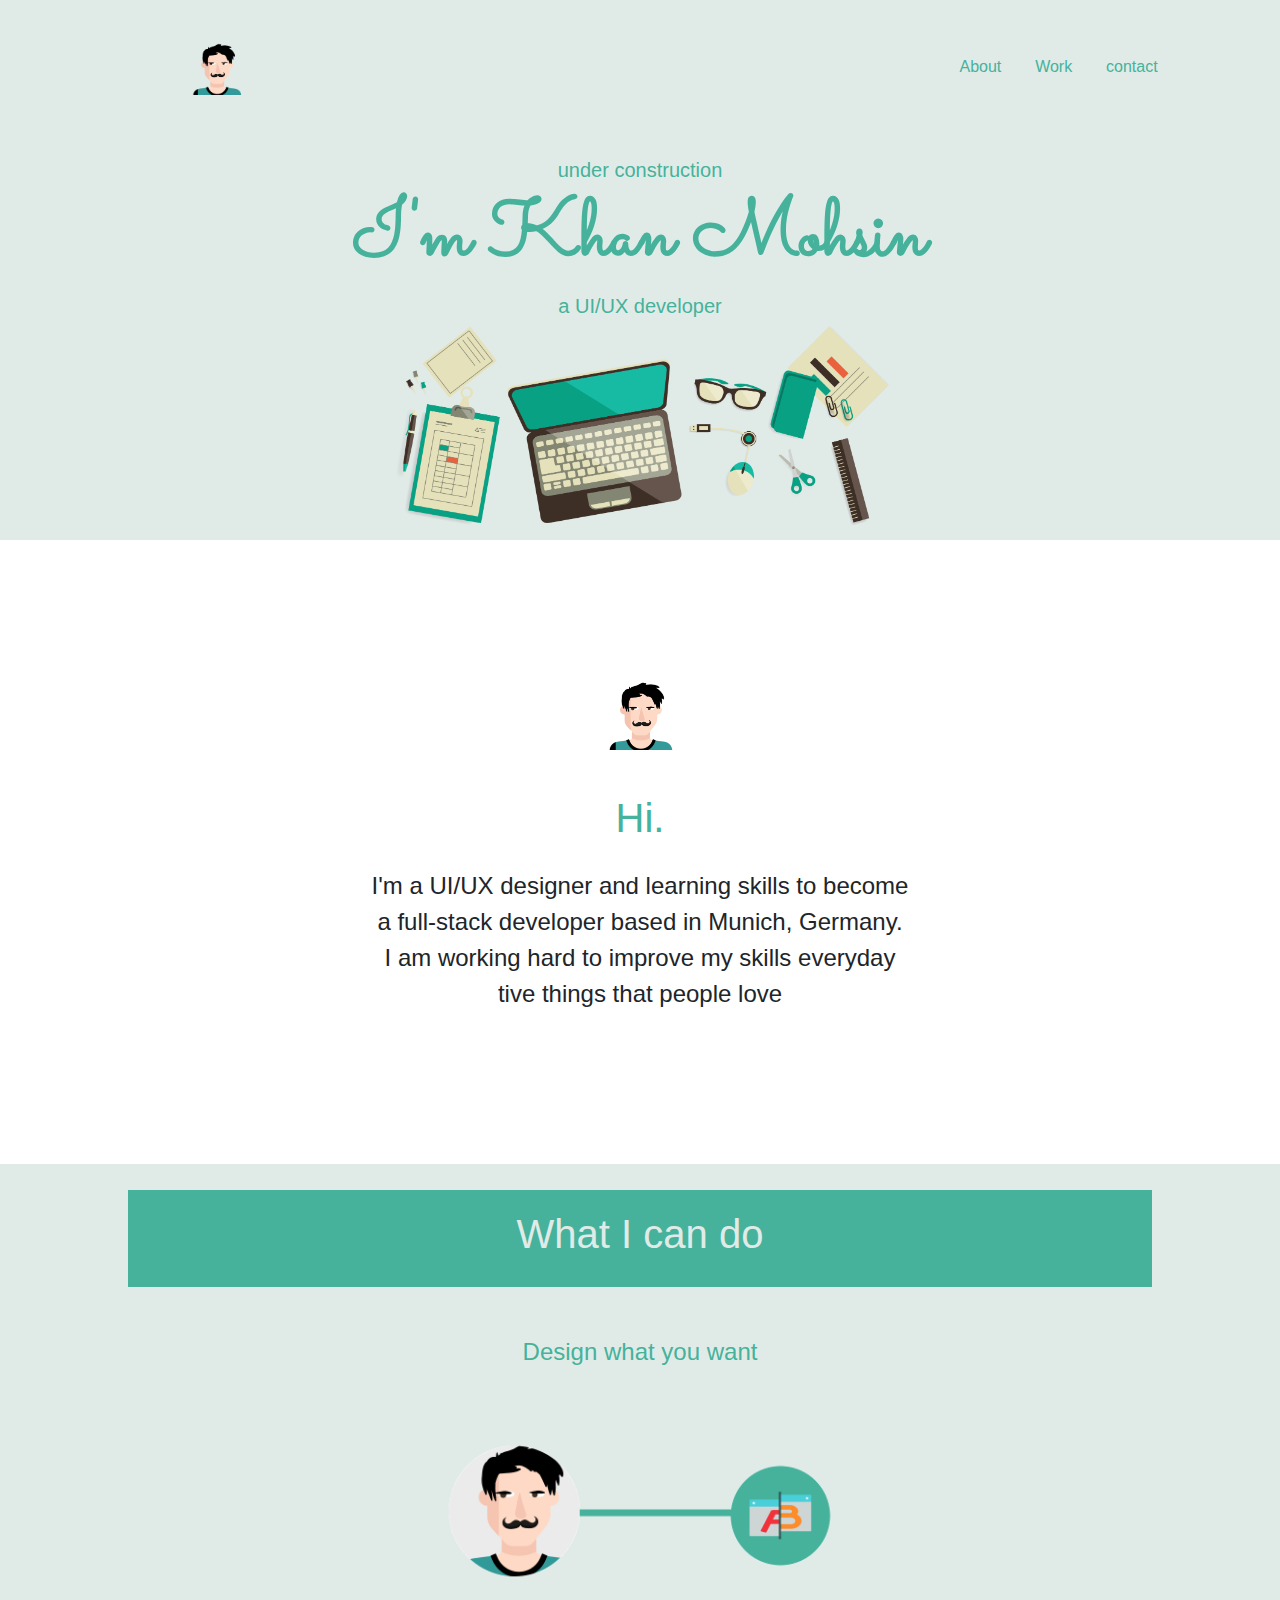
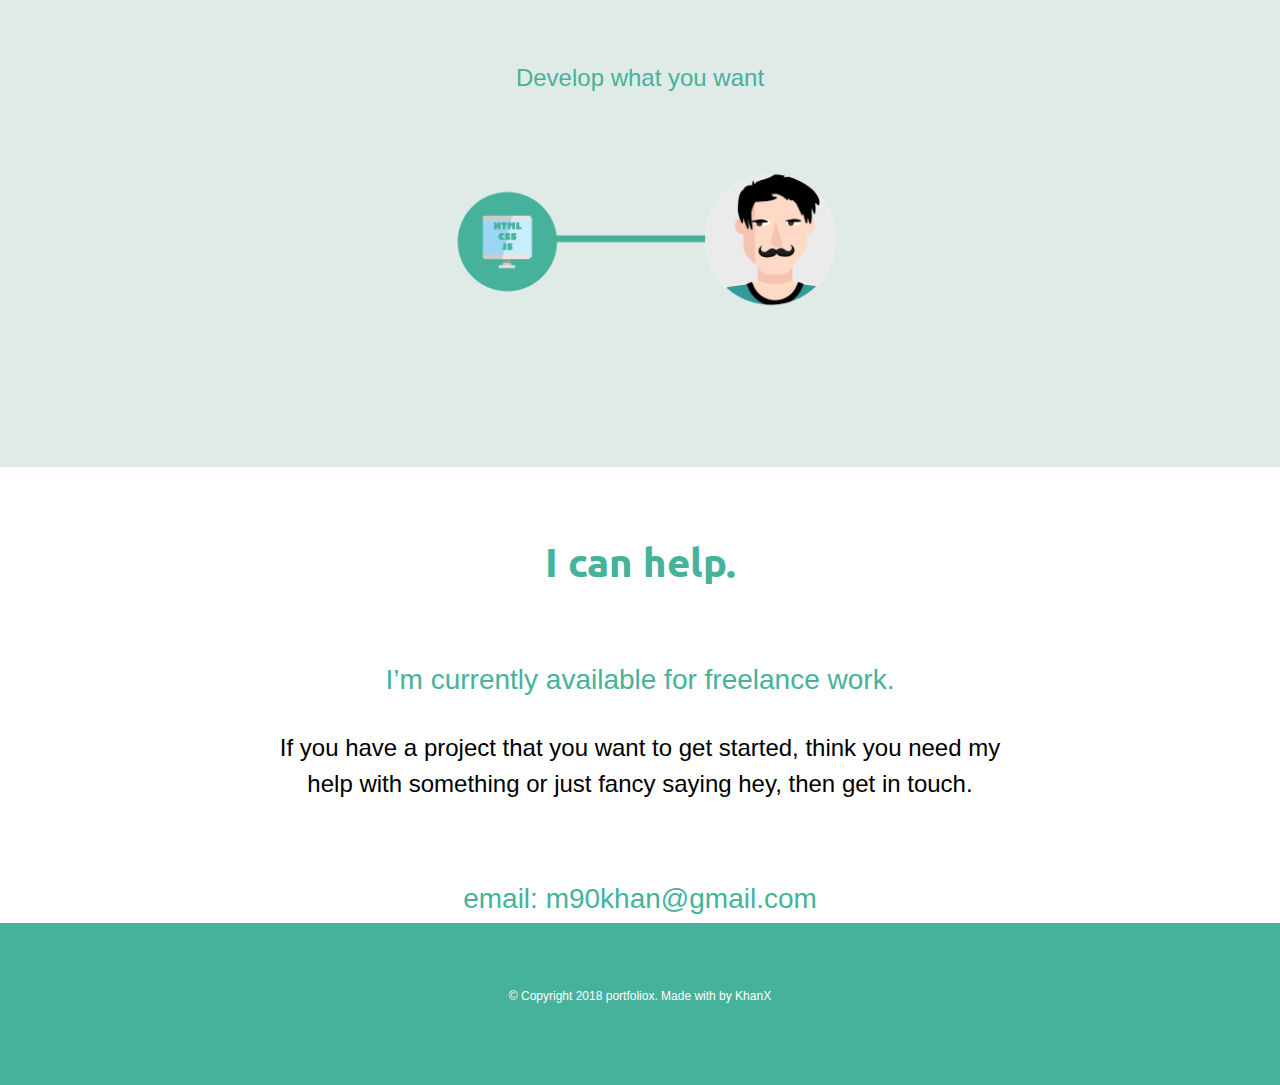
<file: index.html>
<!DOCTYPE html>
<html>

<head>
  <meta charset="utf-8">
  <link rel="icon" href="images/logo-k.png">
  <title class="title-color">Khan Mohsin</title>
  <link rel="stylesheet" href="css/styles.css">
  <!-- Bootstrap CSS -->
  <link rel="stylesheet" href="https://maxcdn.bootstrapcdn.com/bootstrap/4.0.0/css/bootstrap.min.css" integrity="sha384-Gn5384xqQ1aoWXA+058RXPxPg6fy4IWvTNh0E263XmFcJlSAwiGgFAW/dAiS6JXm" crossorigin="anonymous">
  <link href="https://fonts.googleapis.com/css?family=Montserrat|Montserrat+Subrayada|Ubuntu|Sacramento" rel="stylesheet">
  <!-- font awesome -->
  <link rel="stylesheet" href="https://use.fontawesome.com/releases/v5.6.3/css/all.css" integrity="sha384-UHRtZLI+pbxtHCWp1t77Bi1L4ZtiqrqD80Kn4Z8NTSRyMA2Fd33n5dQ8lWUE00s/" crossorigin="anonymous">
  <!-- Optional JavaScript -->
  <!-- jQuery first, then Popper.js, then Bootstrap JS -->
  <script src="https://code.jquery.com/jquery-3.2.1.slim.min.js" integrity="sha384-KJ3o2DKtIkvYIK3UENzmM7KCkRr/rE9/Qpg6aAZGJwFDMVNA/GpGFF93hXpG5KkN" crossorigin="anonymous"></script>
  <script src="https://cdnjs.cloudflare.com/ajax/libs/popper.js/1.12.9/umd/popper.min.js" integrity="sha384-ApNbgh9B+Y1QKtv3Rn7W3mgPxhU9K/ScQsAP7hUibX39j7fakFPskvXusvfa0b4Q" crossorigin="anonymous"></script>
  <script src="https://maxcdn.bootstrapcdn.com/bootstrap/4.0.0/js/bootstrap.min.js" integrity="sha384-JZR6Spejh4U02d8jOt6vLEHfe/JQGiRRSQQxSfFWpi1MquVdAyjUar5+76PVCmYl" crossorigin="anonymous"></script>
</head>

<body>

  <section id="title">
    <div class="container-fluid">
      <!-- Nav Bar -->
      <nav class="navbar navbar-expand-lg navbar-dark navbar-background">
        <a class="navbar-brand" href="#"><img src="images/logo-k.png" class="logo-res" /></a>
        <button class="navbar-toggler" type="button" data-toggle="collapse" data-target="#navbarTogglerDemo02" aria-controls="navbarTogglerDemo02" aria-expanded="false" aria-label="Toggle navigation">
          <span class="navbar-toggler-icon"></span>
        </button>
        <div class="collapse navbar-collapse justify-content-end" id="navbarTogglerDemo02">
          <ul class="navbar-nav  ml-auto" >

            <li class="nav-item">
              <a class="nav-link" href="#footer">About</a>
            </li>
            <li class="nav-item">
              <a class="nav-link" href="work.html">Work</a>
            </li>
            <li class="nav-item">
              <a class="nav-link" href="#cta">contact</a>
            </li>
        </div>
      </nav>

      <!-- Title -->
      <div class="header-padding row align-data">
        <div class="col-lg-12 align-data">
          <h5>
under construction          </h5>
          <h1 class="header-h1">I'm Khan Mohsin</h1>
          <h5>
            a UI/UX developer
          </h5>
        </div>
        <div class="col-lg-12">
          <img src="images/516.png" alt=""  class="image-padding">
<!-- <img class="plane-fixed" src="images/plain.gif" alt="" />
          <img src="images/iphone62.png" class="title-image"alt="iphone-mockup"> -->
        </div>
      </div>
    </div>
  </section>

  <!-- Intro -->
  <section id="features">
<div class="row">
  <div class="col-lg-12 feature-box">
<img src="images/logo-k.png" alt="Khan" class="intro-image">
<h1 class="heading-2-main">Hi.</h1>
<p class="intro-text">I'm a UI/UX designer and learning skills to become a full-stack developer based in Munich, Germany. I am working hard to improve my skills everyday  tive things that people love</p>
</div>
  </section>

  <!-- skills-->
  <section id="title">
<div class="col-lg-12 skills-background">
  <h1 class="heading-2">What I can do</h1>
</div>
<div class="skills-do">
  <h4>Design what you want</h4>
      <img src="images/design.gif" alt="" class="image-size">
      <h4>Develop what you want</h4>
      <img src="images/develop.gif" alt="" class="image-size">
</div>
  </div>
  <div class="skills-do">

  </div>
    </div>
  </section>
  <!-- Pricing -->

  <section id="title" class="text-center">


  </section>


  <!-- Call to Action -->

  <section id="cta">
    <div class="contact-me">
        <h3 class="cta-h3 skills-do">I can help.</h3>
        <h3 class="skills-do">I’m currently available for freelance work.</h3>
        <p class="intro-text">If you have a project that you want to get started, think you need my help with something or just fancy saying hey, then get in touch.</p>
        <h3 class="skills-do">email: m90khan@gmail.com</h3>

      </div>
  </section>


  <!-- Footer -->

  <footer id="footer">
    <p class="footer-text">© Copyright 2018 portfoliox. Made with <i class="fab fa-gratipay fa-color"> </i> by KhanX </p>

  </footer>


</body>

</html>
</file>
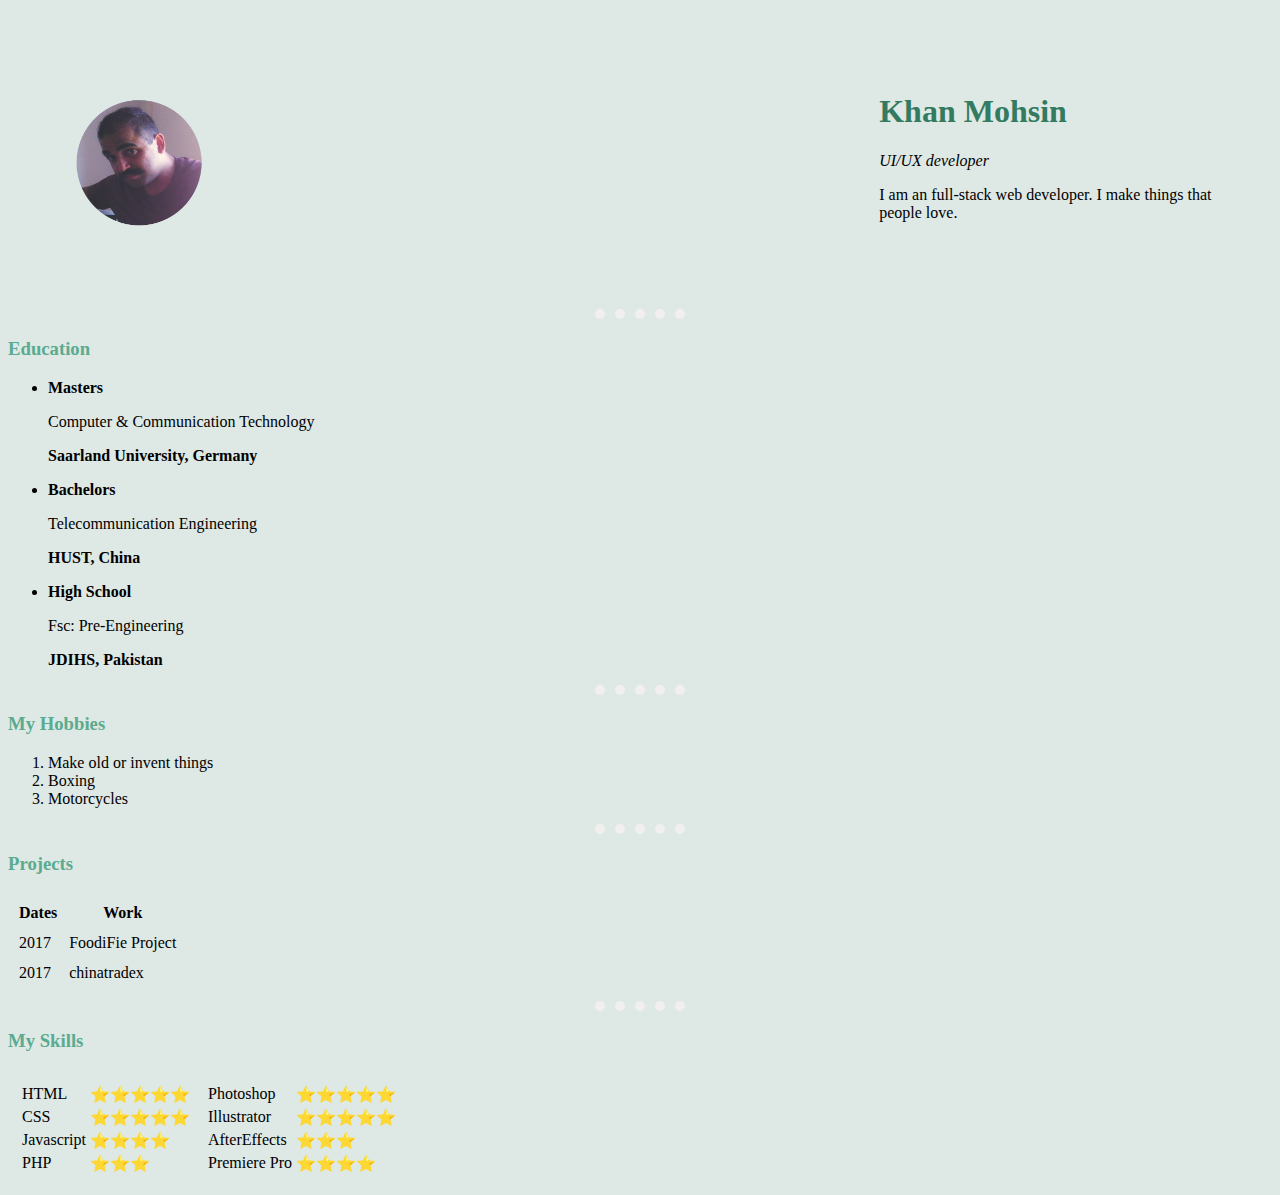
<file: cv.html>
<!DOCTYPE html>
<html lang=" " dir="ltr">

<head>
  <meta charset="utf-8">
  <title>Khan's Personal Site</title>
<link rel="stylesheet" href="css/cv.css">

</head>

<body>
  <table cellspacing="20">
    <tr>
      <td><img src="images/profile.png" alt="Khan Profile Picture" class="profile-image">
      </td>
      <td>
        <h1>Khan Mohsin</h1>
        <p><em>UI/UX developer </em></p>
        <p>I am an full-stack web developer. I make things that people love. </p>
      </td>
    </tr>
  </table>

  <hr>
  <h3>Education</h3>
  <ul>
    <li><strong>Masters</strong></li>
    <p>Computer & Communication Technology</p>
    <p><strong>Saarland University, Germany</strong></p>
    <li><strong>Bachelors</strong></li>
    <p>Telecommunication Engineering</p>
    <p><strong>HUST, China</strong></p>
    <li><strong>High School</strong></li>
    <p>Fsc: Pre-Engineering</p>
    <p><strong>JDIHS, Pakistan</strong></p>
  </ul>
  <hr>
  <h3>My Hobbies</h3>
  <ol>
    <li>Make old or invent things</li>
    <li>Boxing</li>
    <li>Motorcycles</li>
  </ol>
  <hr>
  <h3>Projects</h3>

  <table cellspacing= "10">
    <thead>
      <tr>
        <th>Dates</th>
        <th>Work</th>
      </tr>
    </thead>
    <tbody>
      <tr>
        <td>2017</td>
        <td>FoodiFie Project</td>
      </tr>
      <tr>
        <td>2017</td>
        <td>chinatradex</td>
      </tr>
    </tbody>

    <tfoot>

    </tfoot>
  </table>
  <hr>
  <h3>My Skills</h3>
  <table cellspacing= "10">
    <tr>
      <td>
        <table>
          <tr>
            <td>HTML</td>
            <td>⭐️⭐️⭐️⭐️⭐️</td>
          </tr>
          <tr>
            <td>CSS</td>
            <td>⭐️⭐️⭐️⭐️⭐️</td>
          </tr>
          <tr>
            <td>Javascript</td>
            <td>⭐️⭐️⭐️⭐️</td>
          </tr>
          <tr>
            <td>PHP</td>
            <td>⭐️⭐️⭐️</td>
          </tr>
        </table>

      </td>
  <td>
    <table>

      <tr>
        <td>Photoshop</td>
        <td>⭐️⭐️⭐️⭐️⭐️</td>
      </tr>
      <tr>
        <td>Illustrator</td>
        <td>⭐️⭐️⭐️⭐️⭐️</td>
      </tr>
      <tr>
        <td>AfterEffects</td>
        <td>⭐️⭐️⭐️</td>
      </tr>
      <tr>
        <td>Premiere Pro</td>
        <td>⭐️⭐️⭐️⭐️</td>
      </tr>
    </table>
  </td>
  </table>

</body>

</html>
</file>
<file: css/styles.css>
#title{
  background-color: #E0EBE8;
  text-align: center;
padding: 2% 10% 0;
  }

.nav-item{
  padding: 0 5%;

}
.navbar-brand{
  width:12%;

}
.align-data, .nav-link, .skills-do, .heading-2-main, .breakme {
  color: #46B29B !important;

}
.header-h1{
  font-family: Sacramento;
  font-size: 5rem;
  font-weight: bold;
}
.intro-image{
  width: 20%;
  padding: 0 5% 5%;;

}
.feature-box{
width: 80%;
}
.intro-text {
  font-size: 1.5rem;
padding: 2% 20% 0;
}

.skills-background{
  padding: 2% 20%;
  background-color: #46B29B !important;
}
.download-button{
  background-color: #46B29B !important;

}
.heading-2{
  color: #E0EBE8;
}

.skills-do{
  padding: 5% 0 0;
}
.image-size{
  width: 40%;
}

/* Navbar */
.navbar{
  padding:0 50px 4.5rem;
}

/* Logo  */
.logo-res{
width:60%;
padding: 0;
}
.navbar-brand {
  font-family: "Ubuntu";
  font-size: 2rem;
  font-weight: bold;

}

.header-padding{
  padding-top: 5%;
}

/* Download Buttons */
.download-button{
  margin: 5% 3% 5% 0;
}

.image-padding{
  width: 50%;
}
@media (max-width: 992px) {
  .title-image{
    position: static;
    transform: rotate(0);
    width: 60%;
  }

.align-data{
    text-align: center;
  }
}

/*
 @-webkit-keyframes yourAnimation{
  0%{
      transform: rotate(0deg);
      }
  41%{
      transform: rotate(-180deg) scale(1);
      }
}

.title-image{
  animation: yourAnimation 10s infinite 0s linear;
} */


/* Features Boxes */
#features {
  background-color: white;
  padding: 7% 15%;
  position: relative;
}
.feature-box{
  text-align: center;
  padding: 5%;
}

/* Action Section */
#cta {
  color: black;
  text-align: center;
}
.cta-h3{
  font-family: "Ubuntu";
  font-weight: 900;
  font-size: 2.5rem;
  line-height: 1.5;
}
/* Footer Section */
#footer {
  background-color: #46B29B;
  text-align: center;
  padding: 5% 15% 5%;

}
.footer-icon{
  margin: 20px 10px;
}
a.social-icon{
  color: white;;
}
.fa-color{
  color: #E0EBE8;
}
.footer-text{
  font-size: 12px;
  color: white;
}
</file>
<file: css/cv.css>
body{
  background-color: #DEE8E5;
}
hr{
  border-color: #F1F0EF;
  border-style: none;
  border-top-style: dotted;
  border-width: 10px;
  width: 90px;
}
img {
  height: auto;
}
h1{
  color: #337B60;
}

h3{
 color: #5AAB8F;
}
.profile-image{
  width: 30%;
}
</file>
